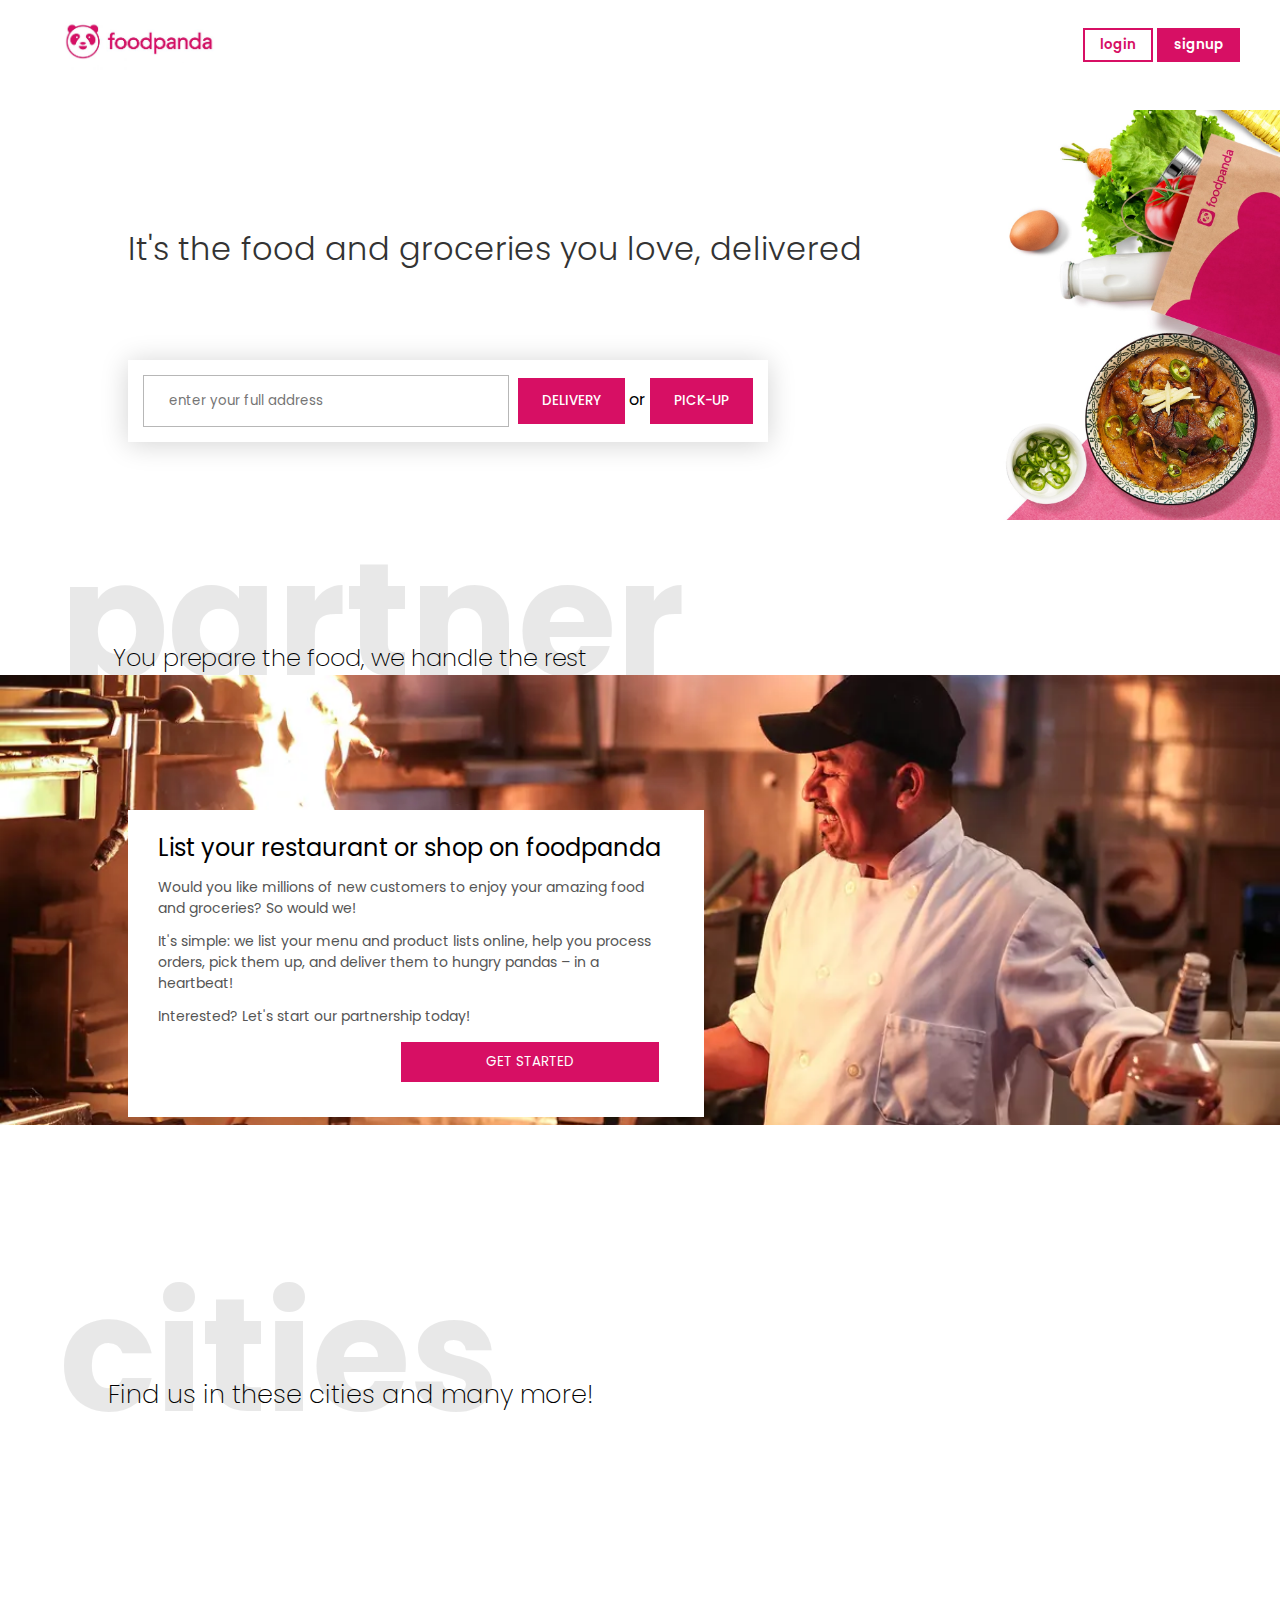
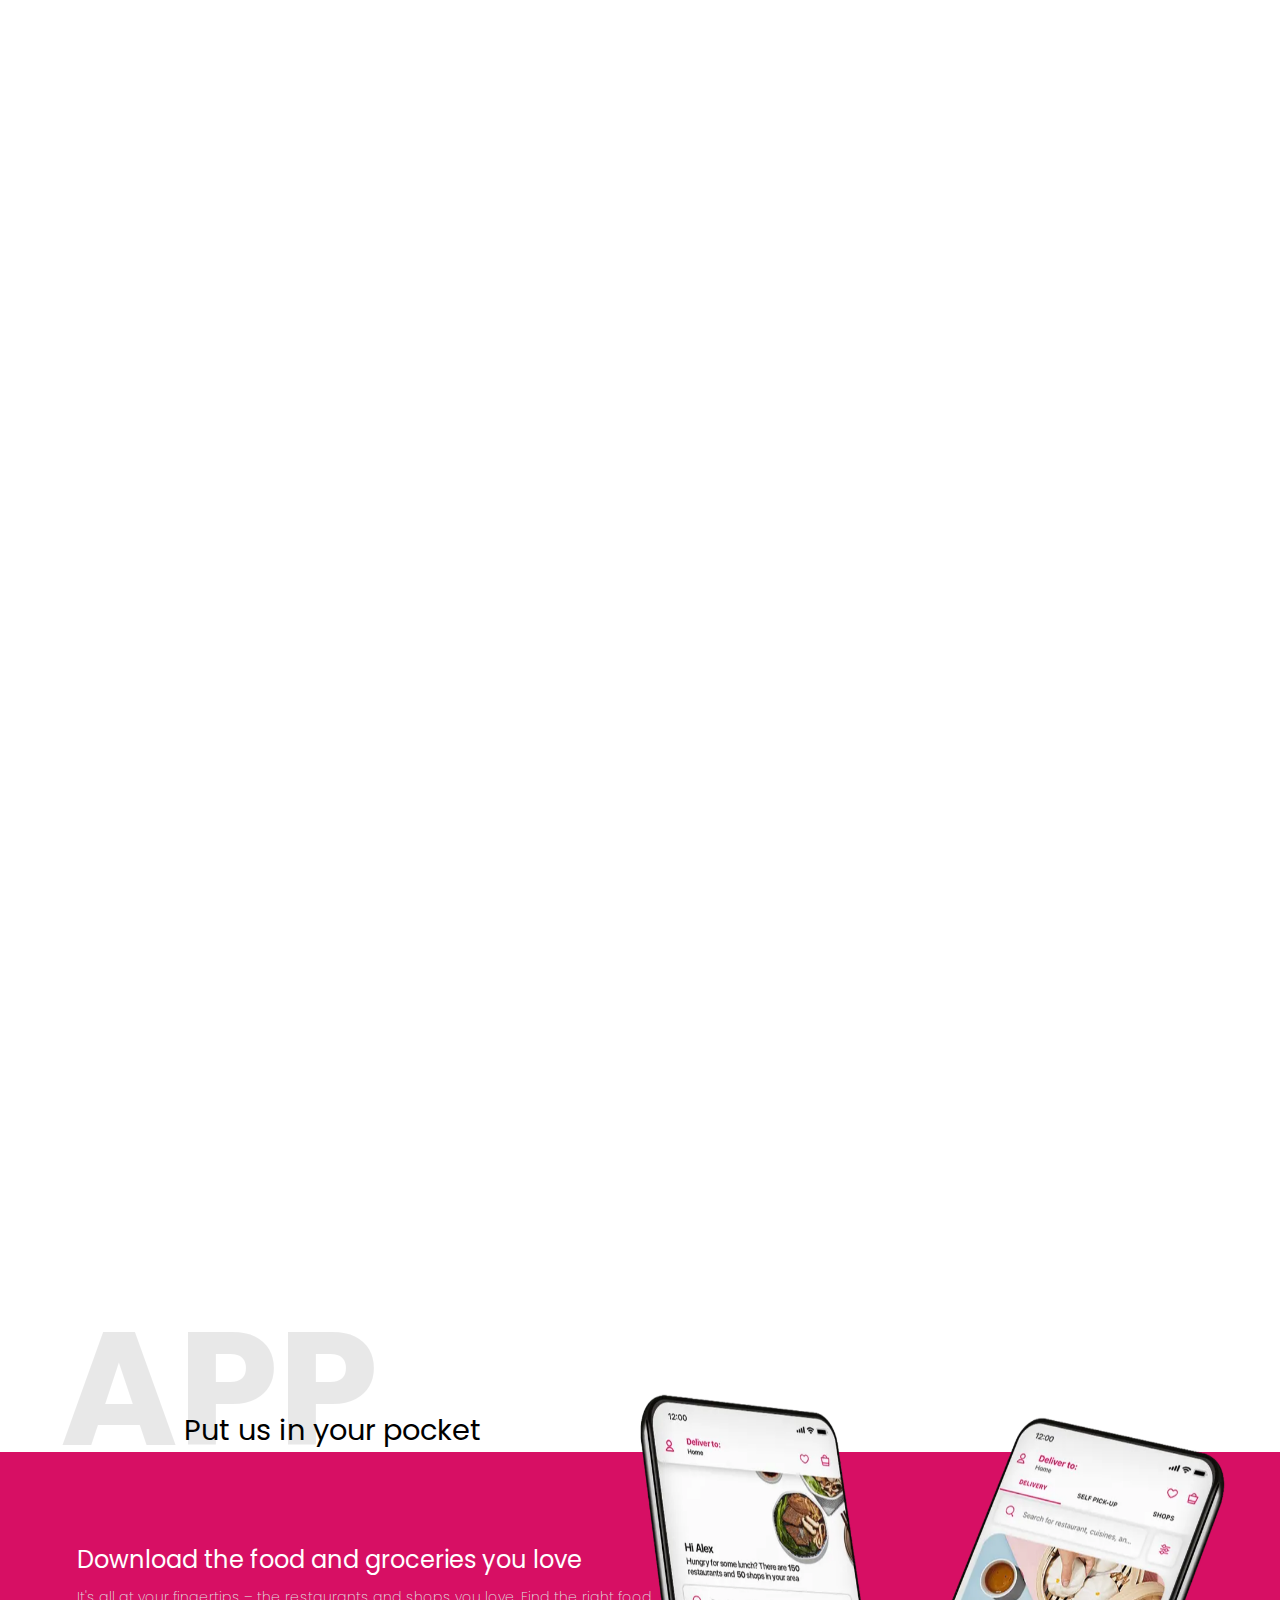
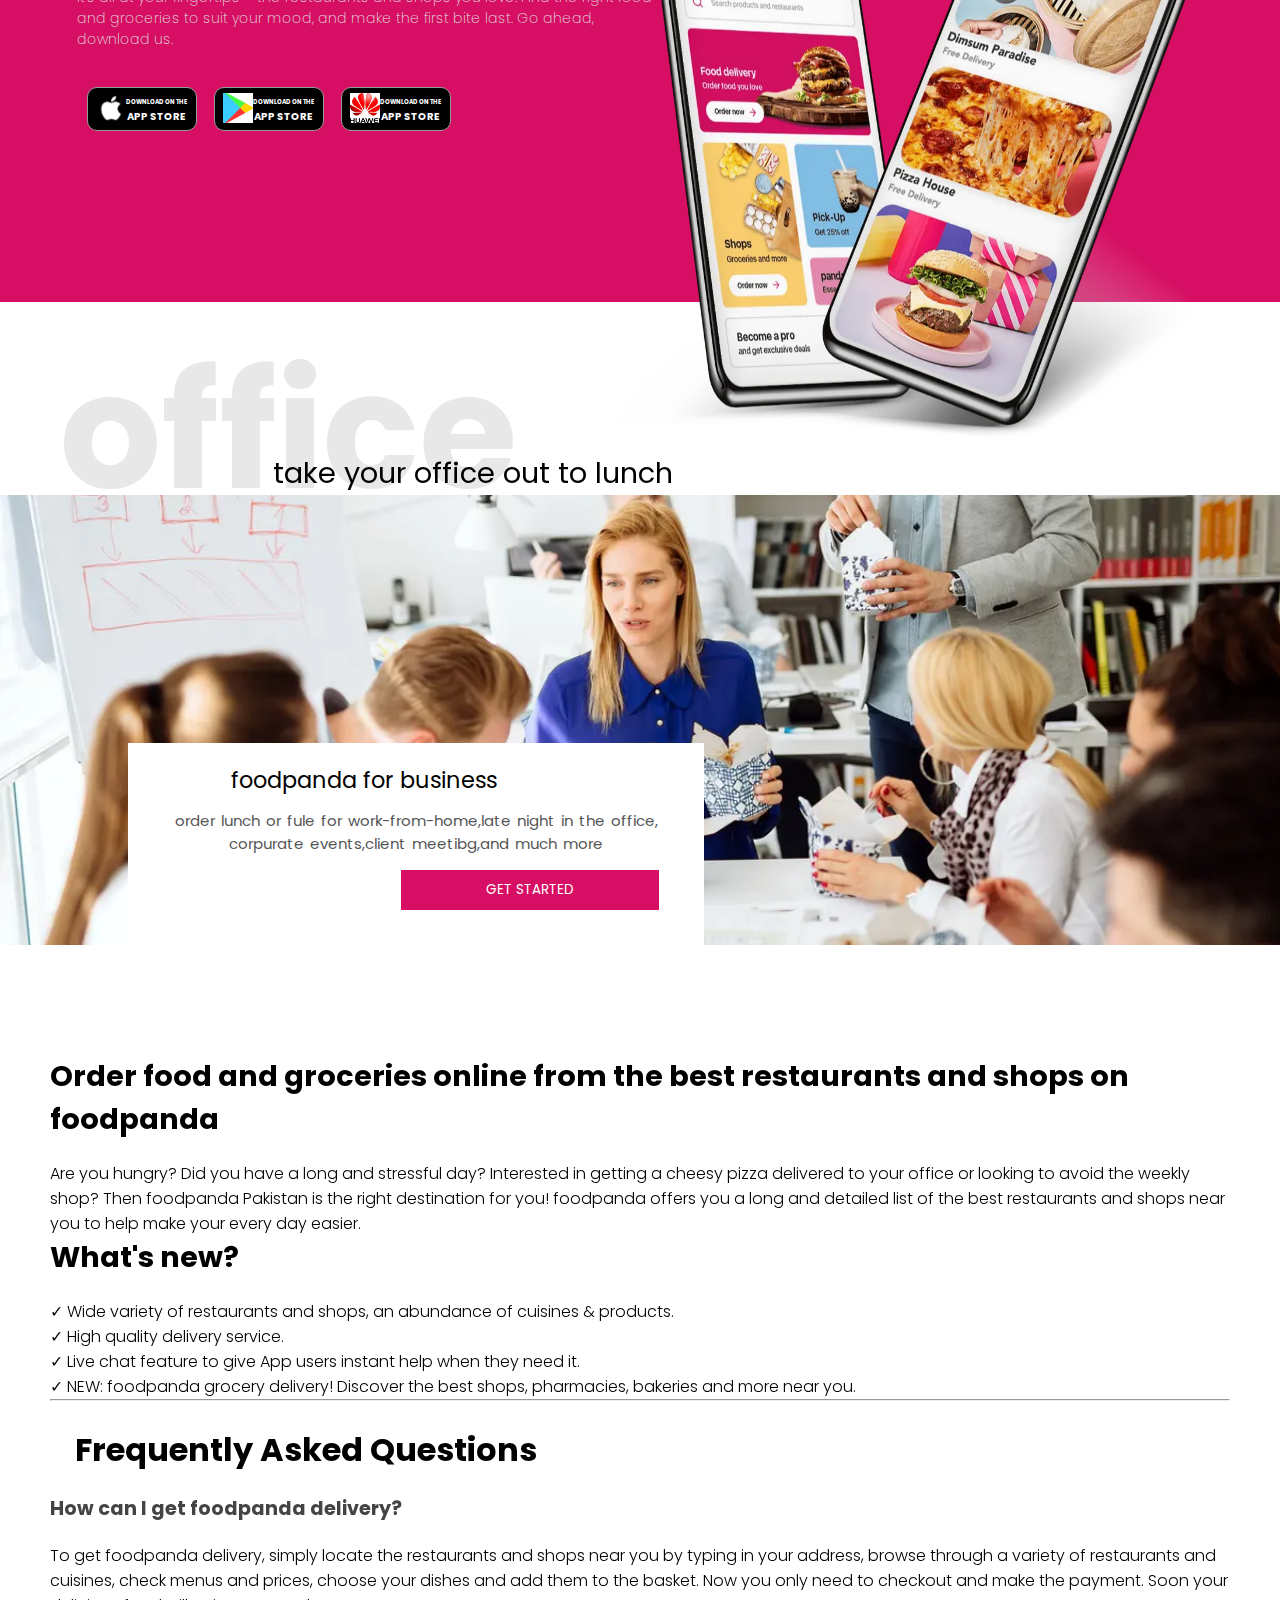
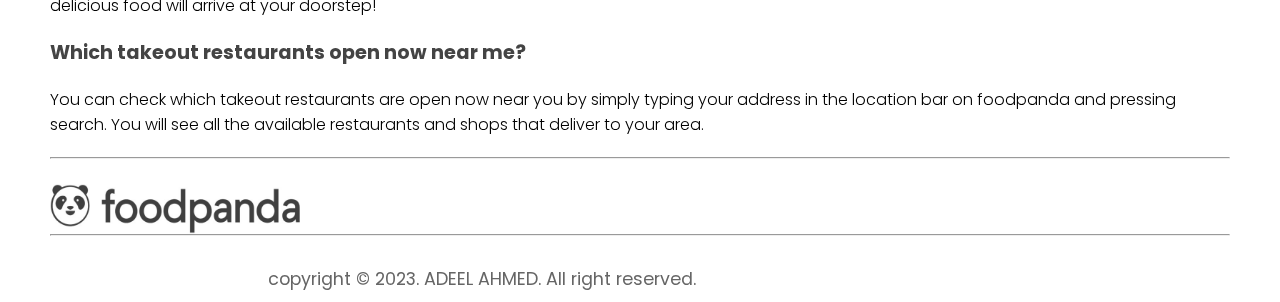
<file: foodpanda_clone_Page/html/index.html>
<!DOCTYPE html>
<html lang="en">
<head>
    <meta charset="UTF-8">
    <meta http-equiv="X-UA-Compatible" content="IE=edge">
    <meta name="viewport" content="width=device-width, initial-scale=1.0">
    <title>foodpanda</title>
    <link rel="icon" href="../images/icon.png">
    <link rel="stylesheet" href="../css/index.css">
    <link href="https://unpkg.com/aos@2.3.1/dist/aos.css" rel="stylesheet">
</head>
<body>
    <!-- header section start  -->
    <header>
        <div class="logo">
            <img src="../images/logoimg.jpg" alt="">
        </div>
        <div class="headerbtn">
            <button class="login">login</button>
            <button class="signup">signup</button>
        </div>
    </header>
    <!-- header section end -->
    <!-- banner section start  -->
    <section class="banner">
        <h2>It's the food and groceries you love, delivered</h2>
        <div class="searchrasturant">
            <input type="text" class="textbox" placeholder="enter your full address">
        
        <div class="bannerbtn">
            <button class="delivery">delivery</button>
            <span>or</span>
            <button class="pickup">pick-up</button>
        </div>
    </div>
    </section>
    <!-- banner section end -->
    <!-- about section start  -->
    <section class="abouttitle">
        <h2>You prepare the food, we handle the rest</h2>
    </section>
    <section class="about">
        <div class="aboutcontant">
            <h2>List your restaurant or shop on foodpanda</h2>
            <p>Would you like millions of new customers to enjoy your amazing food and groceries? So would we!</p>
            <p>It's simple: we list your menu and product lists online, help you process orders, pick them up, and deliver them to hungry pandas – in a heartbeat!</p>
            <p>Interested? Let's start our partnership today!</p>
            <button class="aboutbtn">get started</button>
        </div>
    </section>
    <!-- about section end -->
    <!-- city section start  -->
    <section class="citytitle">
        <h2>Find us in these cities and many more!</h2>
    </section>
    <section class="city">
        <div class="citycontant">
            <div class="citycard"  data-aos="fade-up"
            data-aos-duration="1000">>
                <h2>karachi</h2>
                <h2 class="alphabet">K</h2>
            </div> <div class="citycard" data-aos="fade-up"
            data-aos-duration="1000">>
                <h2>lahore</h2>
                <h2 class="alphabet">L</h2>
            </div> <div class="citycard" data-aos="fade-up"
            data-aos-duration="1000">>
                <h2>islamabad</h2>
                <h2 class="alphabet">I</h2>
            </div> <div class="citycard" data-aos="fade-up"
            data-aos-duration="1000">>
                <h2>rawalpindi</h2>
                <h2 class="alphabet">R</h2>
            </div> <div class="citycard" data-aos="fade-up"
            data-aos-duration="1000">>
                <h2>faislabad</h2>
                <h2 class="alphabet">F</h2>
                
            </div>
            
        </div>
        <div class="citycontant">
            <div class="citycard"  data-aos="fade-up"
            data-aos-duration="1000">>
                <h2>karachi</h2>
                <h2 class="alphabet">K</h2>
            </div> <div class="citycard" data-aos="fade-up"
            data-aos-duration="1000">>
                <h2>lahore</h2>
                <h2 class="alphabet">L</h2>
            </div> <div class="citycard" data-aos="fade-up"
            data-aos-duration="1000">>
                <h2>islamabad</h2>
                <h2 class="alphabet">I</h2>
            </div> <div class="citycard" data-aos="fade-up"
            data-aos-duration="1000">>
                <h2>rawalpindi</h2>
                <h2 class="alphabet">R</h2>
            </div> <div class="citycard" data-aos="fade-up"
            data-aos-duration="1000">>
                <h2>faislabad</h2>
                <h2 class="alphabet">F</h2>
                
            </div>
            
        </div>
        <div class="citycontant">
            <div class="citycard"  data-aos="fade-up"
            data-aos-duration="1000">>
                <h2>karachi</h2>
                <h2 class="alphabet">K</h2>
            </div> <div class="citycard" data-aos="fade-up"
            data-aos-duration="1000">>
                <h2>lahore</h2>
                <h2 class="alphabet">L</h2>
            </div> <div class="citycard" data-aos="fade-up"
            data-aos-duration="1000">>
                <h2>islamabad</h2>
                <h2 class="alphabet">I</h2>
            </div> <div class="citycard" data-aos="fade-up"
            data-aos-duration="1000">>
                <h2>rawalpindi</h2>
                <h2 class="alphabet">R</h2>
            </div> <div class="citycard" data-aos="fade-up"
            data-aos-duration="1000">>
                <h2>faislabad</h2>
                <h2 class="alphabet">F</h2>
                
            </div>
            
        </div>
        <div class="citycontant">
            <div class="citycard"  data-aos="fade-up"
            data-aos-duration="1000">>
                <h2>karachi</h2>
                <h2 class="alphabet">K</h2>
            </div> <div class="citycard" data-aos="fade-up"
            data-aos-duration="1000">>
                <h2>lahore</h2>
                <h2 class="alphabet">L</h2>
            </div> <div class="citycard" data-aos="fade-up"
            data-aos-duration="1000">>
                <h2>islamabad</h2>
                <h2 class="alphabet">I</h2>
            </div> <div class="citycard" data-aos="fade-up"
            data-aos-duration="1000">>
                <h2>rawalpindi</h2>
                <h2 class="alphabet">R</h2>
            </div> <div class="citycard" data-aos="fade-up"
            data-aos-duration="1000">>
                <h2>faislabad</h2>
                <h2 class="alphabet">F</h2>
                
            </div>
            
        </div>
        <div class="citycontant">
            <div class="citycard"  data-aos="fade-up"
            data-aos-duration="1000">>
                <h2>karachi</h2>
                <h2 class="alphabet">K</h2>
            </div> <div class="citycard" data-aos="fade-up"
            data-aos-duration="1000">>
                <h2>lahore</h2>
                <h2 class="alphabet">L</h2>
            </div> <div class="citycard" data-aos="fade-up"
            data-aos-duration="1000">>
                <h2>islamabad</h2>
                <h2 class="alphabet">I</h2>
            </div> <div class="citycard" data-aos="fade-up"
            data-aos-duration="1000">>
                <h2>rawalpindi</h2>
                <h2 class="alphabet">R</h2>
            </div> <div class="citycard" data-aos="fade-up"
            data-aos-duration="1000">>
                <h2>faislabad</h2>
                <h2 class="alphabet">F</h2>
                
            </div>
            
        </div>
    </section>
    <!-- city section end  -->
    <!-- app section start  -->
    <section class="apptitle">
        <h2>Put us in your pocket</h2>
    </section>
    <section class="app">
            <div class="appcontant">
            <h2>Download the food and groceries you love</h2>
            <p>It's all at your fingertips – the restaurants and shops you love. Find the right food and groceries to suit your mood, and make the first bite last. Go ahead, download us.</p>
        </div>
        <div class="appbtn">
            <div class="appstore">
                <div class="imgbt">
                <img src="../images/R.jpg" alt=""></div>
                <h2>
                    <span>download on the</span><br> app store
                </h2>
            </div>
            <div class="appstore">
                <div class="imgbt">
                <img src="../images/google.jpg" alt=""></div>
                <h2>
                    <span>download on the</span><br> app store
                </h2>
            </div> <div class="appstore">
                <div class="imgbt">
                <img src="../images/huawei.jpg" alt=""></div>
                <h2>
                    <span>download on the</span><br> app store
                </h2>
            </div>
        </div>
        <div class="cellphone">
            <img src="../images/img02.webp" alt="">
        </div>
    </section>
    <!-- app section end -->
    <!-- business section start  -->
    <section class="businesstitle">
        <h2>take your office out to lunch</h2>
        <section class="business">
            <div class="businesscontant">
                <h2>foodpanda for business</h2>
                <p>order lunch or fule for work-from-home,late night in the office,<br>corpurate events,client meetibg,and much more</p>
                <button class="businessbtn">get started</button>
    </section>
    <!-- business section end -->
    <!-- contentfoodpanda section start  -->

        <section class="contantfoodpanda">
            <div>
                <strong>Order food and groceries online from the best restaurants and shops on foodpanda</strong>
                <p>Are you hungry? Did you have a long and stressful day? Interested in getting a cheesy pizza delivered to your office or looking to avoid the weekly shop? Then foodpanda Pakistan is the right destination for you! foodpanda offers you a long and detailed list of the best restaurants and shops near you to help make your every day easier.</p>
            </div>
            <div>
                <strong class="what">What's new?</strong>
                <p>
                    ✓ Wide variety of restaurants and shops, an abundance of cuisines & products. <br>
                    ✓ High quality delivery service. <br>
                    ✓ Live chat feature to give App users instant help when they need it. <br>
                    ✓ NEW: foodpanda grocery delivery! Discover the best shops, pharmacies, bakeries and more near you.</p>
            </div><hr>
            <div class="faq">
                <h2>Frequently Asked Questions</h2>
                <h3>How can I get foodpanda delivery?</h3>
                <p>To get foodpanda delivery, simply locate the restaurants and shops near you by typing in your address, browse through a variety of restaurants and cuisines, check menus and prices, choose your dishes and add them to the basket. Now you only need to checkout and make the payment. Soon your delicious food will arrive at your doorstep!                </p>
                <h3>Which takeout restaurants open now near me?</h3>
                <p>You can check which takeout restaurants are open now near you by simply typing your address in the location bar on foodpanda and pressing search. You will see all the available restaurants and shops that deliver to your area.

                </p>
            </div><hr>
            <div class="foodpandalogo">
                <div class="imgfood">
                        <img src="../images/foodpanda_company_logo_pink.jpg" alt="">
                </div><hr>
            </div>

        </section>

    <!-- contentfoodpanda section end -->
    <!-- footer section start -->

        <footer>
           <div class="copyright">
            <h2>
                copyright &copy 2023. ADEEL AHMED. All right reserved.
            </h2>
           </div>
        </footer>

    <!-- footer section end -->

    
    <script src="https://unpkg.com/aos@2.3.1/dist/aos.js"></script>
    <script>
        AOS.init();
      </script>
</body>
</html>
</file>
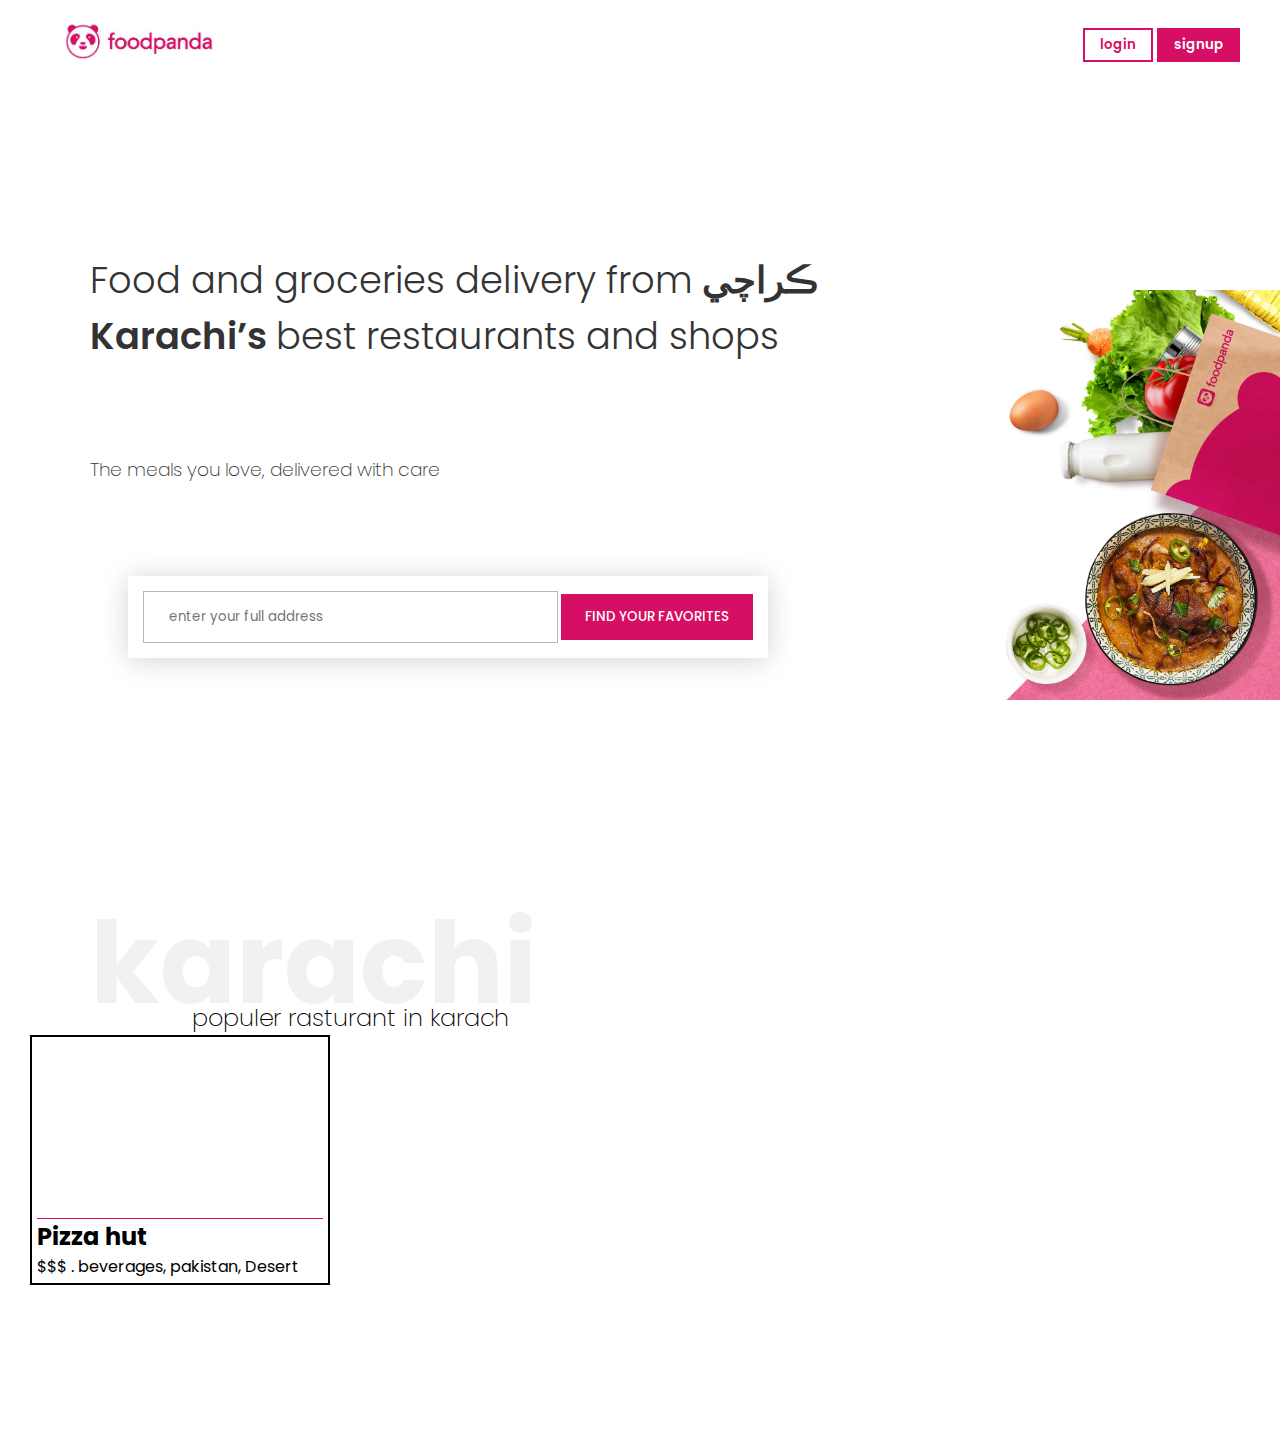
<file: foodpanda_clone_Page/html/city.html>
<!DOCTYPE html>
<html lang="en">
<head>
    <meta charset="UTF-8">
    <meta http-equiv="X-UA-Compatible" content="IE=edge">
    <meta name="viewport" content="width=device-width, initial-scale=1.0">
    <link rel="icon" href="../images/icon.png">
    <link rel="stylesheet" href="../css/city.css">
    <title>city</title>
</head>
<body>
    <!-- header section start  -->
    <header>
        <div class="logo">
            <img src="../images/logoimg.jpg" alt="">
        </div>
        <div class="headerbtn">
            <button class="login">login</button>
            <button class="signup">signup</button>
        </div>
    </header>
    <!-- header section end -->
    <!-- banner section start  -->
    <section class="banner">
        <h2>Food and groceries delivery from <span> ڪراچي <br> Karachi’s </span>best restaurants and shops</h2>
        <h3>The meals you love, delivered with care</h3>
        <div class="searchrasturant">
            <input type="text" class="textbox" placeholder="enter your full address">
        
        <div class="bannerbtn">
            <button class="delivery">find your favorites</button>
        </div>
    </div>
    </section>
    <!-- banner section end -->
    <!-- rasturant section start  -->
    <section class="rasturant">
        <section class="rasturanttitle">
            <h2>populer rasturant in karach</h2>
        </section>
        <div class="rasturantcontant">
            <div class="rasturantcard">
                <div class="imgbx"></div>
                <div class="title">
                    <h2>Pizza hut</h2>
                    <p>$$$ . beverages, pakistan, Desert</p>
                </div>
            </div>
        </div>
    </section>
    <!-- rasturant section end -->
</body>
</html>
</file>
<file: foodpanda_clone_Page/css/index.css>
@import url('https://fonts.googleapis.com/css2?family=Poppins:wght@200;400;500;600;700;800;900&display=swap');
*{
    margin: 0;
    padding: 0;
    box-sizing: border-box;
    text-decoration: none;
    list-style: none;
    font-family: 'Poppins', sans-serif;
}
header{
    width: 100%;
    padding: 20px 40px;
    display: flex;
    justify-content: space-between;
    align-items: center;
    /* border-bottom: 1px solid black; */

}
header .logo
{
    width: 200px;
    height: 50px;
    /* border: 2px solid black; */
}
header .logo img{
    width: 100%;
    height: 100%;
    object-fit: cover;
}
header .headerbtn button{
    padding: 5px 15px;
    border: 2px solid #d70f64;
    background: #fff;
    color: #d70f64;
    font-weight: 600;
    transition-duration: 0.5s;
    cursor: pointer;
}
header .headerbtn button:nth-child(1):hover{
    background-color: #d70f64;
    color: #fff;
    

}
header .headerbtn button:nth-child(2){
    background-color: #d70f64;
    color: #fff;
}
header .headerbtn button:nth-child(2):hover{
   background-color : #fff;
    color: #d70f64;
}
.banner{
    width: 100%;
    height: 50vh;
    background: url(../images/bannerimg.jpg);
    background-size: 50%;
    background-position: 140%;
    background-repeat: no-repeat;
    position: relative;
}
.banner .searchrasturant {
    width: 50%;
    position: absolute;
    top: 60%;
    left: 10%;
    box-shadow: 0 2px 28px 0 rgb(0 0 0/ 18%);
    padding: 15px;
    display: flex;
    justify-content: space-between;
    align-items: center;
}
.banner h2{
    position: absolute;
    top: 30%;
    left: 10%;
    font-size: 2em;
    color: #333;
    font-weight: 300;
}
.banner .searchrasturant .textbox {
    padding: 10px 20px;
    width: 60%;
    border: 1px solid rgba(153,153,153,0.7) ;
    padding: 15px 25px;
    outline: none;
}
.banner .searchrasturant .textbox:focus{
    border: 1px solid #d70f64;
}
.banner .searchrasturant .textbox .placeholder {
    font-size: 2em;
    color: #7e7e7e;
    font-weight: 300;
}
.banner .searchrasturant .bannerbtn button{
    background-color: #d70f64;
    padding: 13px 24px;
    color: #fff;
    border: none;
    cursor: pointer;
    text-transform: uppercase;
    font-weight: 500;
}
.banner .searchrasturant .bannerbtn button span{
    font-weight: 300;
    color: #999;
}
.abouttitle
{
    width: 50%;
    text-align: center;
    margin-top: 100px;
    position: relative;
}
.abouttitle h2{
    font-weight: 200;
    font-size: 1.5em;
    z-index: 100;
    margin-left: 60px;
}
.abouttitle::before{
    content: " partner";
    position: absolute;
    top: -140px;
    left: 60px;
    font-size: 10em;
    color: #7e7e7e57;
    font-weight: 700;
    z-index: -100;
    opacity: 0.5;
}
.about{
    width: 100%;
    height: 50vh;
    background-image: url(../images/banner.webp);
    background-size: cover;
    background-position: center;
    position: relative;
}
.about .aboutcontant {
    width: 45%;
    background-color: #fff;
    padding: 20px 30px;
    position: absolute;
    top: 30%;
    left: 10%;
}
.about .aboutcontant h2{
    font-weight: 400;
    font-size: 1.5em;
}
.about .aboutcontant p{
    font-size: 14px;
    margin-top: 12px;
    color: #555;
}
.about .aboutcontant .aboutbtn
{
    width: 50%;
    height: 40px;
    text-transform: uppercase;
    padding: 5px 40px;
    border: none;
    background-color: #d70f64;
    color: #fff;
    float: right;
    margin: 15px;
    cursor: pointer;
}
.citytitle
{
    width: 50%;
    text-align: center;
    margin-top: 250px;
    position: relative;
}
.citytitle h2{
    font-weight: 200;
    font-size: 1.6em;
    z-index: 100;
    margin-left: 60px;
}
.citytitle::before{
    content: " cities";
    position: absolute;
    top: -140px;
    left: 60px;
    font-size: 10em;
    color: #7e7e7e57;
    font-weight: 700;
    z-index: -100;
    opacity: 0.5;
}
.city{
    width: 100%;
    padding: 20px;
    /* display: flex; */
    justify-content: center;
    align-items: center;
    
}
.city .citycontant{
    width: 90%;
    display: flex;
    justify-content: space-between;
    align-items: center;
    margin: 20px;
    margin-top: 5px;
}
.city .citycontant .citycard{
    width: 210px;
    height: 260px;
    /* border: 2px solid black; */
    background: url('../images/karachi.jpg');
    background-size: cover;
    background-position: center;
    display: flex;
    justify-content: flex-start;
    align-items: flex-end;
    padding: 10px;
    position: relative;
    cursor: pointer;

}
.city .citycontant .citycard:nth-child(2){
    background: url('../images/lahore.jpeg');
    background-size: cover;
    background-position: center;
}
.city .citycontant .citycard:nth-child(3){
    background: url('../images/islamabad.jpg');
    background-size: cover;
    background-position: center;
}
.city .citycontant .citycard:nth-child(4){
    background: url('../images/rawalpindi.jfif');
    background-size: cover;
    background-position: center;
}
.city .citycontant .citycard:nth-child(5){
    background: url('../images/faislabad.jpg');
    background-size: cover;
    background-position: center;
}
.city .citycontant .citycard h2{
    color: #fff;
    font-size: 1.8em;
    font-weight: 600;
    outline:#000 ;
    z-index: 100;
}
.city .citycontant .citycard .alphabet {
position: absolute;
top: -10px;
left: -15px;
font-size: 15em;
color: #d70f62;
font-weight: 600;
z-index: 99;
opacity: 0;
transition-duration: 0.4s;
}
.city .citycontant .citycard :hover.alphabet{
    opacity: 0.5;

}


.apptitle
{
    width: 50%;
    text-align: center;
    margin-top: 150px;
    position: relative;
}
.apptitle h2{
    font-weight: 400;
    font-size: 1.8em;
    z-index: 100;
    margin-left: 25px;
}
.apptitle::before{
    content: " APP";
    position: absolute;
    top: -140px;
    left: 60px;
    font-size: 10em;
    color: #7e7e7e57;
    font-weight: 700;
    z-index: -100;
    opacity: 0.5;
}
.app {
    width: 100%;
    height: 50vh;
    background-color: #d70f64;
    position: relative;
}
.app .appcontant {
    position: absolute;
    top: 20%;
    left: 6%;
    width: 45%;
    /* border: 1px solid #fff; */
}
.app .appcontant h2{
    color: #fff;
    font-weight: 400;
    font-size: 1,6em;
}
.app .appcontant p {
    color: rgb(223 223 223);
    font-size: 14px;
    font-weight: 200;
    margin-top: 10px;
}
.app .appbtn {
    width: 30%;
    padding: 10px;
    display: flex;
    justify-content: space-between;
    align-items: center;
    position: absolute;
    top: 50%;
    left: 6%;
}
.app .appbtn .appstore{
    width: 110px;
    padding: 5px 8px;
    background-color: #000;
    border: 1px solid #999;
    border-radius: 10px;
    display: flex;
    justify-content: space-between;
}
.app .appbtn .appstore .imgbt{
    width: 30px;
    height: 30px;
    /* border: 1px solid #fff; */
    
}
.app .appbtn .appstore .imgbt img{
    width: 100%;
    height: 100%;
    object-fit: cover;
}
.app .appbtn .appstore h2{
    color: #fff;
    font-size: 10px;
    text-transform: uppercase;
    text-align: center;
}
.app .appbtn .appstore h2 span{
font-size: 6px;
}
.app .cellphone{
    width: 700px;
    height: 125%;
    /* border: 1px solid black; */
    position: absolute;
    top: -50px;
    right:10px;
}
.app .cellphone img{
    width: 100%;
    height: 130%;
    /* object-fit: cover; */
    margin-top: -50px;
}
.businesstitle
{
    width: 100%;
    text-align: center;
    margin-top: 150px;
    position: relative;
}
.businesstitle h2{
    font-weight: 400;
    font-size: 1.8em;
    z-index: 100;
    margin-left: 25px;
    width: 70%;
}
.businesstitle::before{
    content: " office ";
    position: absolute;
    top: -140px;
    left: 60px;
    font-size: 10em;
    color: #7e7e7e57;
    font-weight: 700;
    z-index: -100;
    opacity: 0.5;
}
.business{
    width: 100%;
    height: 50vh;
    background-image: url(../images/img03.webp);
    background-size: cover;
    background-position: center;
    position: relative;
}
.business .businesscontant {
    width: 45%;
    background-color: #fff;
    padding: 20px 30px;
    position: absolute;
    top: 55%;
    left: 10%;
}
.business .businesscontant h2{
    font-weight: 400;
    font-size: 1.4em;
}
.business .businesscontant p{
    font-size: 15px;
    margin-top: 12px;
    color: #555;
    word-spacing: 2px;
}
.business .businesscontant .businessbtn
{
    width: 50%;
    height: 40px;
    padding: 5px 40px;
    border: none;
    background-color: #d70f64;
    color: #fff;
    float: right;
    margin: 15px;
    cursor: pointer;
    text-transform: uppercase;
}
.contantfoodpanda{
    width: 100%;
    margin-top: 100px;
    padding: 10px 50px;
    text-align: start;
    align-items: center;
    justify-content: space-between;
}
.contantfoodpanda strong{
    width: 100%;
    font-size: 1.8em;
    margin-top: 100px;
}
.contantfoodpanda p{
    text-align: start;
    font-weight: 300;
    margin-top: 20px;
}
.contantfoodpanda strong .what{
    margin-top: 100%;
    padding-bottom: 20px;
}
.contantfoodpanda .faq{
    margin-top: 25px;
    padding-bottom: 20px;
}
.contantfoodpanda .faq h2{
    font-size: 2em;
    font-weight: 700;
}
.contantfoodpanda .faq h3{
    font-size: 1.2em;
    font-weight: 700;
    margin-top: 20px;
    color: #444;
}
.foodpandalogo .imgfood {
    margin-top: 25px;
    width: 250px;
    height: 50px;
    /* border: 1px solid black; */
}
.foodpandalogo .imgfood img{
    width: 100%;
    height: 100%;
    filter: grayscale(100%);
}
footer .copyright
{
        width: 100%;
    text-align: center;
    margin-top: 10px;
    padding: 10px 30px;
}
footer .copyright h2
{
    font-size: 1.1em;
    color: #666;
    font-weight:400;
}
</file>
<file: foodpanda_clone_Page/css/city.css>
@import url('https://fonts.googleapis.com/css2?family=Poppins:wght@200;400;500;600;700;800;900&display=swap');
*{
    margin: 0;
    padding: 0;
    box-sizing: border-box;
    text-decoration: none;
    list-style: none;
    font-family: 'Poppins', sans-serif;
}
header{
    width: 100%;
    padding: 20px 40px;
    display: flex;
    justify-content: space-between;
    align-items: center;
    /* border-bottom: 1px solid black; */

}
header .logo
{
    width: 200px;
    height: 50px;
    /* border: 2px solid black; */
}
header .logo img{
    width: 100%;
    height: 100%;
    object-fit: cover;
}
header .headerbtn button{
    padding: 5px 15px;
    border: 2px solid #d70f64;
    background: #fff;
    color: #d70f64;
    font-weight: 600;
    transition-duration: 0.5s;
    cursor: pointer;
}
header .headerbtn button:nth-child(1):hover{
    background-color: #d70f64;
    color: #fff;
    

}
header .headerbtn button:nth-child(2){
    background-color: #d70f64;
    color: #fff;
}
header .headerbtn button:nth-child(2):hover{
   background-color : #fff;
    color: #d70f64;
}
.banner{
    width: 100%;
    height: 90vh;
    background: url(../images/bannerimg.jpg);
    background-size: 50%;
    background-position: 140%;
    background-repeat: no-repeat;
    position: relative;
}
.banner .searchrasturant {
    width: 50%;
    position: absolute;
    top: 60%;
    left: 10%;
    box-shadow: 0 2px 28px 0 rgb(0 0 0/ 18%);
    padding: 15px;
    display: flex;
    justify-content: space-between;
    align-items: center;
}
.banner h2{
    position: absolute;
    top: 20%;
    left: 7%;
    font-size: 2.3em;
    color: #333;
    font-weight: 300;
}
.banner h2 span{
    font-weight: 600;
}
.banner h3
{
    position: absolute;
    top: 45%;
    left: 7%;
    font-size: 1.em;
    color: #333;
    font-weight: 200;
}
.banner .searchrasturant .textbox {
    padding: 10px 20px;
    width: 68%;
    border: 1px solid rgba(153,153,153,0.7) ;
    padding: 15px 25px;
    outline: none;
}
.banner .searchrasturant .textbox:focus{
    border: 1px solid #d70f64;
}
.banner .searchrasturant .textbox .placeholder {
    font-size: 2em;
    color: #7e7e7e;
    font-weight: 300;
}
.banner .searchrasturant .bannerbtn button{
    background-color: #d70f64;
    padding: 13px 24px;
    color: #fff;
    border: none;
    cursor: pointer;
    text-transform: uppercase;
    font-weight: 500;
}
.banner .searchrasturant .bannerbtn button span{
    font-weight: 300;
    color: #999;
}

.rasturanttitle
{
    width: 50%;
    text-align: center;
    margin-top: 100px;
    position: relative;
}
.rasturanttitle h2{
    font-weight: 200;
    font-size: 1.5em;
    z-index: 100;
    margin-left: 60px;
}
.rasturanttitle::before{
    content: "karachi";
    position: absolute;
    top: -120px;
    left: 90px;
    font-size: 7em;
    color: #7e7e7e57;
    font-weight: 700;
    z-index: -100;
    opacity: 0.3;
}
.rasturant{
    width: 100%;
    height: 50vh;
    position: relative;
}
.rasturant .rasturantcontent
{
    width: 90%;
    display: flex;
    justify-content: space-between;
    align-items: center;
}
.rasturant .rasturantcontant .rasturantcard
{
    width: 300px;
    height: 250px;
    border: 2px solid black;
    padding: 5px;
    margin-left: 30px;
}
.rasturant .rasturantcontant .rasturantcard .imgbx
{
    width: 100%;
    height: 75%;
    border-bottom: 1px solid #d70f64;
}
</file>
